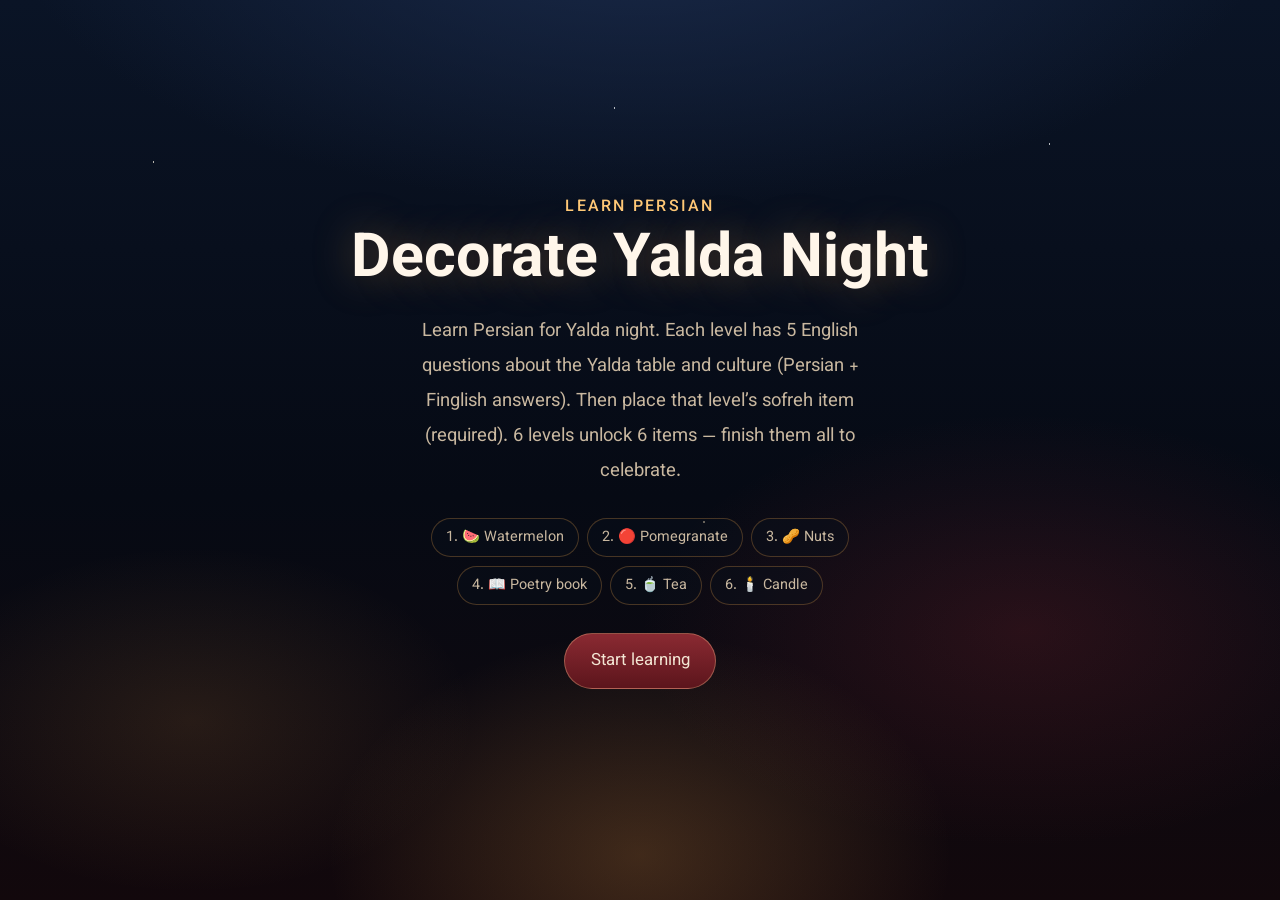
<file: index.html>
<!DOCTYPE html>
<html lang="en" dir="ltr">
  <head>
    <meta charset="UTF-8" />
    <meta name="viewport" content="width=device-width, initial-scale=1" />
    <title>Decorate Yalda Night — Learn Persian</title>
    <link rel="preconnect" href="https://fonts.googleapis.com" />
    <link rel="preconnect" href="https://fonts.gstatic.com" crossorigin />
    <link
      href="https://fonts.googleapis.com/css2?family=Noto+Naskh+Arabic:wght@500;700&family=Vazirmatn:wght@400;500;700&display=swap"
      rel="stylesheet"
    />
    <link rel="stylesheet" href="styles.css" />
  </head>
  <body>
    <div class="night" aria-hidden="true">
      <div class="stars"></div>
      <div class="glow"></div>
    </div>

    <main class="app">
      <section id="screen-start" class="screen screen--start is-active">
        <p class="brand-en">Learn Persian</p>
        <h1 class="brand-title">Decorate Yalda Night</h1>
        <p class="lede">
          Learn Persian for Yalda night. Each level has 5 English questions about
          the Yalda table and culture (Persian + Finglish answers). Then place
          that level’s sofreh item (required). 6 levels unlock 6 items — finish
          them all to celebrate.
        </p>
        <ol class="path" id="level-path"></ol>
        <button type="button" class="start-btn" id="btn-start">Start learning</button>
      </section>

      <section id="screen-play" class="screen screen--play" hidden>
        <header class="play-top">
          <p class="play-brand">Decorate Yalda Night</p>
          <p class="play-meta">
            <span id="level-label"></span>
            ·
            <span id="progress-label"></span>
          </p>
        </header>

        <div class="play-layout">
          <aside class="sofreh-panel" aria-label="Yalda sofreh">
            <div class="sofreh" id="sofreh-play">
              <div class="sofreh-cloth"></div>
              <ul class="sofreh-items" id="sofreh-play-items"></ul>
            </div>
            <p class="sofreh-caption" id="sofreh-play-caption">
              Finish a level to unlock its sofreh item.
            </p>
          </aside>

          <div class="quiz-panel">
            <p class="quiz-count" id="quiz-count"></p>
            <h2 class="quiz-question" id="quiz-question"></h2>
            <div class="quiz-options" id="quiz-options" role="list"></div>
            <p class="quiz-feedback" id="quiz-feedback" role="status" aria-live="polite"></p>
          </div>
        </div>
      </section>

      <section id="screen-decorate" class="screen screen--decorate" hidden>
        <header class="play-top">
          <p class="play-brand">Decorate the sofreh</p>
          <p class="play-meta" id="decorate-meta"></p>
        </header>

        <p class="decorate-lede" id="decorate-lede">
          Drag this level’s item onto the table to continue.
        </p>

        <div class="decorate-layout">
          <div
            class="sofreh sofreh--drop"
            id="sofreh-drop"
            aria-label="Drop zone for sofreh items"
          >
            <div class="sofreh-cloth"></div>
            <ul class="sofreh-items" id="sofreh-drop-items"></ul>
            <p class="drop-hint" id="drop-hint">Drop here</p>
          </div>

          <div class="tray-panel">
            <p class="tray-label">Place this item</p>
            <ul class="tray" id="item-tray"></ul>
            <div class="decorate-actions">
              <button type="button" class="start-btn" id="btn-continue" disabled>
                Next level
              </button>
            </div>
          </div>
        </div>
      </section>

      <section id="screen-win" class="screen screen--win" hidden>
        <div class="sticker-layer" id="sticker-layer" aria-hidden="true"></div>
        <p class="brand-en">Celebration</p>
        <h1 class="brand-title">Sofreh complete!</h1>
        <p class="lede win-line" id="win-line"></p>
        <div class="sticker-row" id="sticker-row" aria-label="Celebration stickers"></div>
        <div class="sofreh sofreh--finale" id="sofreh-finale" aria-hidden="true">
          <div class="sofreh-cloth"></div>
          <ul class="sofreh-items" id="sofreh-finale-items"></ul>
        </div>
        <button type="button" class="again-btn" id="btn-again">Play again</button>
      </section>
    </main>

    <script src="questions.js"></script>
    <script src="game.js"></script>
  </body>
</html>
</file>
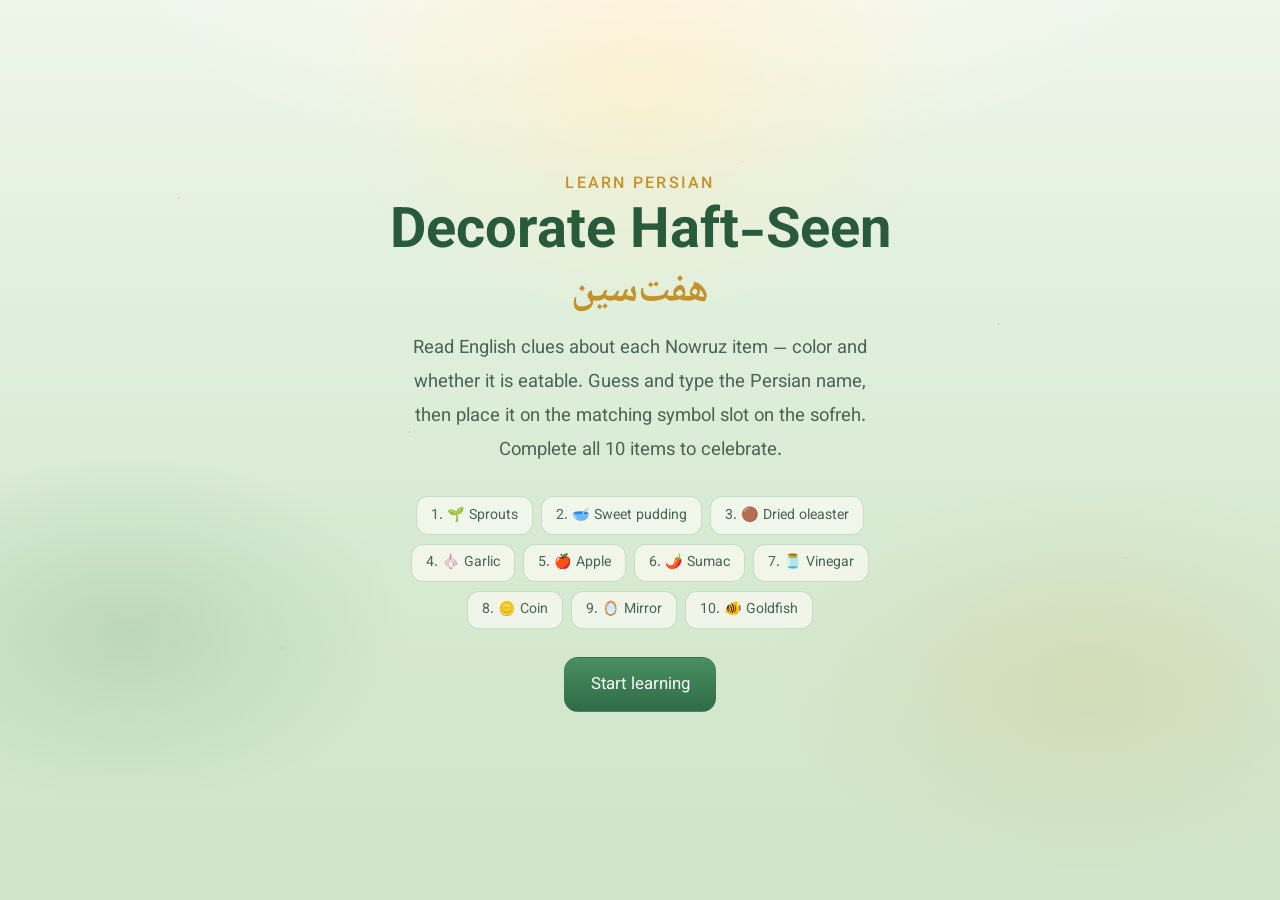
<file: haftseen/index.html>
<!DOCTYPE html>
<html lang="en" dir="ltr">
  <head>
    <meta charset="UTF-8" />
    <meta name="viewport" content="width=device-width, initial-scale=1" />
    <title>Decorate Haft-Seen — Learn Persian for Nowruz</title>
    <link rel="preconnect" href="https://fonts.googleapis.com" />
    <link rel="preconnect" href="https://fonts.gstatic.com" crossorigin />
    <link
      href="https://fonts.googleapis.com/css2?family=Noto+Naskh+Arabic:wght@500;700&family=Vazirmatn:wght@400;500;700&display=swap"
      rel="stylesheet"
    />
    <link rel="stylesheet" href="styles.css" />
  </head>
  <body>
    <div class="spring" aria-hidden="true">
      <div class="bloom"></div>
      <div class="sun-glow"></div>
    </div>

    <main class="app">
      <section id="screen-start" class="screen screen--start is-active">
        <p class="brand-en">Learn Persian</p>
        <h1 class="brand-title">
          Decorate Haft-Seen
          <span class="brand-fa" lang="fa" dir="rtl">هفت‌سین</span>
        </h1>
        <p class="lede">
          Read English clues about each Nowruz item — color and whether it is
          eatable. Guess and type the Persian name, then place it on the matching
          symbol slot on the sofreh. Complete all 10 items to celebrate.
        </p>
        <ol class="path" id="level-path"></ol>
        <button type="button" class="start-btn" id="btn-start">Start learning</button>
      </section>

      <section id="screen-play" class="screen screen--play" hidden>
        <header class="play-top">
          <p class="play-brand">Decorate Haft-Seen</p>
          <p class="play-meta">
            <span id="level-label"></span>
            ·
            <span id="progress-label"></span>
          </p>
        </header>

        <div class="play-layout">
          <aside class="sofreh-panel" aria-label="Haft-Seen sofreh">
            <div class="sofreh" id="sofreh-play">
              <div class="sofreh-cloth"></div>
              <ul class="sofreh-slots" id="sofreh-play-slots"></ul>
            </div>
            <p class="sofreh-caption" id="sofreh-play-caption">
              Solve a clue to unlock its sofreh item.
            </p>
          </aside>

          <div class="clue-panel">
            <p class="clue-count" id="clue-count"></p>
            <div class="picture-frame" id="picture-frame" aria-label="Item picture">
              <span class="picture-emoji" id="picture-emoji"></span>
            </div>
            <h2 class="clue-heading">What is this Haft-Seen item?</h2>
            <ul class="clue-list" id="clue-list"></ul>
            <label class="answer-label" for="answer-input">
              Write the name in Persian
            </label>
            <div class="answer-row">
              <input
                type="text"
                id="answer-input"
                class="answer-input"
                lang="fa"
                dir="rtl"
                autocomplete="off"
                spellcheck="false"
                placeholder="مثلاً سکه"
              />
              <button type="button" class="check-btn" id="btn-check">Check</button>
            </div>
            <p class="clue-feedback" id="clue-feedback" role="status" aria-live="polite"></p>
          </div>
        </div>
      </section>

      <section id="screen-decorate" class="screen screen--decorate" hidden>
        <header class="play-top">
          <p class="play-brand">Decorate the sofreh</p>
          <p class="play-meta" id="decorate-meta"></p>
        </header>

        <p class="decorate-lede" id="decorate-lede">
          Drag this item onto its matching sofreh slot to continue.
        </p>

        <div class="decorate-layout">
          <div
            class="sofreh sofreh--drop"
            id="sofreh-drop"
            aria-label="Haft-Seen sofreh with drop slots"
          >
            <div class="sofreh-cloth"></div>
            <ul class="sofreh-slots" id="sofreh-drop-slots"></ul>
            <p class="drop-hint" id="drop-hint">Drop on the matching symbol slot</p>
          </div>

          <div class="tray-panel">
            <p class="tray-label">Place this item</p>
            <ul class="tray" id="item-tray"></ul>
            <div class="decorate-actions">
              <button type="button" class="start-btn" id="btn-continue" disabled>
                Next item
              </button>
            </div>
          </div>
        </div>
      </section>

      <section id="screen-win" class="screen screen--win" hidden>
        <div class="sticker-layer" id="sticker-layer" aria-hidden="true"></div>
        <p class="brand-en">Celebration</p>
        <h1 class="brand-title">Sofreh complete!</h1>
        <p class="lede win-line" id="win-line"></p>
        <div class="sticker-row" id="sticker-row" aria-label="Celebration stickers"></div>
        <div class="sofreh sofreh--finale" id="sofreh-finale" aria-hidden="true">
          <div class="sofreh-cloth"></div>
          <ul class="sofreh-slots" id="sofreh-finale-slots"></ul>
        </div>
        <button type="button" class="again-btn" id="btn-again">Play again</button>
      </section>
    </main>

    <script src="questions.js"></script>
    <script src="game.js"></script>
  </body>
</html>
</file>
<file: styles.css>
:root {
  --night: #0b1220;
  --night-deep: #060a14;
  --ink: #f3e6d4;
  --muted: #c9b8a0;
  --ember: #e8a04a;
  --ember-hot: #ffc978;
  --crimson: #b8323a;
  --leaf: #2f6b4f;
  --cloth: #7a1f28;
  --cloth-edge: #5a141c;
  --panel: rgba(18, 28, 46, 0.72);
  --ok: #7dcea0;
  --bad: #f0a0a0;
  --radius: 18px;
  --font: "Vazirmatn", system-ui, sans-serif;
  --display: "Noto Naskh Arabic", "Vazirmatn", serif;
}

*,
*::before,
*::after {
  box-sizing: border-box;
}

html,
body {
  margin: 0;
  min-height: 100%;
}

body {
  font-family: var(--font);
  color: var(--ink);
  background: var(--night-deep);
  overflow-x: hidden;
}

.night {
  position: fixed;
  inset: 0;
  z-index: 0;
  background:
    radial-gradient(ellipse 90% 60% at 50% -10%, #1a2a4a 0%, transparent 55%),
    radial-gradient(ellipse 50% 40% at 80% 70%, rgba(184, 50, 58, 0.18), transparent 60%),
    radial-gradient(ellipse 40% 35% at 15% 80%, rgba(232, 160, 74, 0.12), transparent 55%),
    linear-gradient(180deg, #0a1426 0%, #060a14 55%, #12080c 100%);
}

.stars {
  position: absolute;
  inset: 0;
  background-image:
    radial-gradient(1.5px 1.5px at 12% 18%, #fff8e8 50%, transparent 51%),
    radial-gradient(1px 1px at 28% 42%, #ffe9c4 50%, transparent 51%),
    radial-gradient(1.5px 1.5px at 48% 12%, #fff 50%, transparent 51%),
    radial-gradient(1px 1px at 66% 30%, #ffe0a8 50%, transparent 51%),
    radial-gradient(1.5px 1.5px at 82% 16%, #fff 50%, transparent 51%),
    radial-gradient(1px 1px at 90% 48%, #ffd9a0 50%, transparent 51%),
    radial-gradient(1px 1px at 18% 68%, #fff 50%, transparent 51%),
    radial-gradient(1.5px 1.5px at 55% 58%, #ffe8c4 50%, transparent 51%),
    radial-gradient(1px 1px at 72% 78%, #fff 50%, transparent 51%);
  opacity: 0.7;
  animation: twinkle 6s ease-in-out infinite alternate;
}

.glow {
  position: absolute;
  left: 50%;
  bottom: -20%;
  width: 70vmin;
  height: 50vmin;
  transform: translateX(-50%);
  background: radial-gradient(ellipse, rgba(232, 160, 74, 0.22), transparent 70%);
  pointer-events: none;
  animation: breathe 5s ease-in-out infinite;
}

@keyframes twinkle {
  from {
    opacity: 0.45;
  }
  to {
    opacity: 0.85;
  }
}

@keyframes breathe {
  0%,
  100% {
    opacity: 0.7;
    transform: translateX(-50%) scale(1);
  }
  50% {
    opacity: 1;
    transform: translateX(-50%) scale(1.08);
  }
}

.app {
  position: relative;
  z-index: 1;
  min-height: 100vh;
  min-height: 100dvh;
  display: grid;
  place-items: center;
  padding: 1.5rem 1.25rem 2.5rem;
}

.screen {
  width: min(920px, 100%);
  text-align: center;
}

.screen[hidden] {
  display: none !important;
}

.screen--start.is-active .brand-title,
.screen--start.is-active .brand-en,
.screen--start.is-active .lede,
.screen--start.is-active .path,
.screen--start.is-active .start-btn {
  animation: rise 0.8s ease both;
}

.screen--start.is-active .brand-en {
  animation-delay: 0.05s;
}
.screen--start.is-active .brand-title {
  animation-delay: 0.15s;
}
.screen--start.is-active .lede {
  animation-delay: 0.28s;
}
.screen--start.is-active .path {
  animation-delay: 0.4s;
}
.screen--start.is-active .start-btn {
  animation-delay: 0.55s;
}

@keyframes rise {
  from {
    opacity: 0;
    transform: translateY(14px);
  }
  to {
    opacity: 1;
    transform: translateY(0);
  }
}

.brand-en {
  margin: 0 0 0.35rem;
  font-size: clamp(0.85rem, 2vw, 1rem);
  letter-spacing: 0.14em;
  text-transform: uppercase;
  color: var(--ember-hot);
  font-weight: 500;
}

.brand-fa,
.brand-title {
  margin: 0;
  font-family: var(--font);
  font-size: clamp(2.2rem, 7vw, 3.8rem);
  font-weight: 700;
  line-height: 1.2;
  color: #fff6ea;
  text-shadow: 0 0 40px rgba(232, 160, 74, 0.35);
}

.lede {
  margin: 1rem auto 0;
  max-width: 28rem;
  font-size: clamp(1rem, 2.5vw, 1.15rem);
  color: var(--muted);
  line-height: 1.9;
}

.hint {
  margin: 1.25rem 0 0;
  color: rgba(201, 184, 160, 0.75);
  font-size: 0.92rem;
}

.path {
  list-style: none;
  margin: 1.75rem auto 0;
  padding: 0;
  display: flex;
  flex-wrap: wrap;
  gap: 0.55rem;
  justify-content: center;
  max-width: 28rem;
}

.path li {
  padding: 0.45rem 0.85rem;
  border-radius: 999px;
  border: 1px solid rgba(232, 160, 74, 0.28);
  color: var(--muted);
  font-size: 0.9rem;
  background: rgba(10, 16, 28, 0.45);
}

.level-pick {
  display: flex;
  flex-wrap: wrap;
  gap: 0.75rem;
  justify-content: center;
  margin-top: 2rem;
}

.start-btn,
.level-btn,
.again-btn,
.ghost-btn,
.option-btn {
  font-family: inherit;
  cursor: pointer;
  border: 1px solid rgba(232, 160, 74, 0.35);
  background: linear-gradient(180deg, rgba(40, 28, 18, 0.9), rgba(20, 16, 12, 0.95));
  color: var(--ink);
  border-radius: 999px;
  padding: 0.85rem 1.6rem;
  font-size: 1.05rem;
  transition: transform 0.2s ease, border-color 0.2s ease, background 0.2s ease, opacity 0.2s ease;
}

.start-btn {
  margin-top: 1.75rem;
  background: linear-gradient(180deg, #8a2a32, #5c151c);
  border-color: rgba(255, 200, 150, 0.35);
}

.ghost-btn {
  background: transparent;
  border-color: rgba(243, 230, 212, 0.22);
  color: var(--muted);
}

.start-btn:hover,
.level-btn:hover,
.again-btn:hover,
.ghost-btn:hover,
.option-btn:hover:not(:disabled) {
  transform: translateY(-2px);
  border-color: var(--ember-hot);
  background: linear-gradient(180deg, rgba(70, 42, 20, 0.95), rgba(30, 20, 12, 0.98));
}

.start-btn:hover {
  background: linear-gradient(180deg, #a3343e, #6e1a22);
}

.start-btn:disabled {
  opacity: 0.45;
  cursor: default;
  transform: none;
}

.start-btn:focus-visible,
.level-btn:focus-visible,
.again-btn:focus-visible,
.ghost-btn:focus-visible,
.option-btn:focus-visible {
  outline: 2px solid var(--ember-hot);
  outline-offset: 3px;
}

.play-top {
  display: flex;
  flex-wrap: wrap;
  justify-content: space-between;
  gap: 0.5rem 1rem;
  margin-bottom: 1.25rem;
  text-align: left;
}

.play-brand {
  margin: 0;
  font-family: var(--display);
  font-size: 1.25rem;
  color: #fff6ea;
}

.play-meta {
  margin: 0;
  color: var(--muted);
  font-size: 0.95rem;
}

.play-layout {
  display: grid;
  gap: 1.25rem;
}

@media (min-width: 840px) {
  .play-layout {
    grid-template-columns: 1fr 1.05fr;
    align-items: start;
    text-align: left;
  }
}

.sofreh-panel,
.quiz-panel {
  background: var(--panel);
  border: 1px solid rgba(243, 230, 212, 0.08);
  border-radius: var(--radius);
  padding: 1.1rem;
  backdrop-filter: blur(10px);
}

.sofreh {
  position: relative;
  min-height: 300px;
  border-radius: 50% / 20%;
  overflow: hidden;
  isolation: isolate;
}

.sofreh::before {
  content: "";
  position: absolute;
  left: 12%;
  right: 12%;
  bottom: 2%;
  height: 18%;
  border-radius: 50%;
  background: radial-gradient(ellipse, rgba(0, 0, 0, 0.45), transparent 70%);
  z-index: 0;
  pointer-events: none;
}

.sofreh-cloth {
  position: absolute;
  inset: 6% 3% 10%;
  border-radius: 48% / 18%;
  background:
    radial-gradient(ellipse 40% 35% at 50% 22%, rgba(255, 220, 160, 0.28), transparent 55%),
    radial-gradient(ellipse 70% 55% at 50% 60%, rgba(140, 28, 38, 0.35), transparent 70%),
    repeating-linear-gradient(
      115deg,
      transparent 0 10px,
      rgba(255, 210, 150, 0.04) 10px 11px
    ),
    linear-gradient(165deg, #b83842 0%, var(--cloth) 42%, #4a1018 100%);
  box-shadow:
    inset 0 0 0 2px rgba(255, 230, 180, 0.22),
    inset 0 0 0 8px rgba(90, 20, 28, 0.35),
    inset 0 0 40px rgba(255, 180, 100, 0.08),
    0 22px 48px rgba(0, 0, 0, 0.45);
}

.sofreh-cloth::before {
  content: "";
  position: absolute;
  inset: 7% 9%;
  border-radius: 46% / 17%;
  border: 1.5px solid rgba(255, 220, 170, 0.28);
  box-shadow: inset 0 0 0 1px rgba(255, 200, 140, 0.1);
  pointer-events: none;
}

.sofreh-cloth::after {
  content: "";
  position: absolute;
  inset: 14% 16%;
  border-radius: 44% / 16%;
  border: 1px dashed rgba(255, 220, 180, 0.2);
  background:
    radial-gradient(circle at 50% 50%, rgba(255, 210, 150, 0.06), transparent 60%);
  pointer-events: none;
}

.sofreh-items {
  position: relative;
  z-index: 1;
  list-style: none;
  margin: 0;
  padding: 14% 10% 18%;
  min-height: 300px;
  display: flex;
  flex-wrap: wrap;
  gap: 0.65rem;
  align-content: center;
  justify-content: center;
}

.sofreh-item {
  min-width: 4.6rem;
  max-width: 5.6rem;
  padding: 0.55rem 0.4rem 0.45rem;
  display: flex;
  flex-direction: column;
  align-items: center;
  gap: 0.2rem;
  border-radius: 16px;
  background:
    linear-gradient(160deg, rgba(40, 24, 18, 0.55), rgba(12, 16, 28, 0.5));
  border: 1px solid rgba(255, 230, 190, 0.32);
  opacity: 0;
  transform: scale(0.4) translateY(10px);
  backdrop-filter: blur(4px);
}

.sofreh-item.is-placed {
  opacity: 1;
  transform: scale(1) translateY(0);
  animation: place-item 0.55s cubic-bezier(0.2, 0.9, 0.3, 1.2) both;
  box-shadow:
    0 0 20px rgba(232, 160, 74, 0.4),
    0 6px 14px rgba(0, 0, 0, 0.25);
}

.sofreh-emoji {
  font-size: 1.7rem;
  line-height: 1;
  filter: drop-shadow(0 2px 4px rgba(0, 0, 0, 0.35));
}

.sofreh-mini {
  font-family: var(--display);
  font-size: 0.72rem;
  color: #ffe8c8;
  letter-spacing: 0.01em;
}

@keyframes place-item {
  0% {
    opacity: 0;
    transform: scale(0.35) translateY(16px);
  }
  70% {
    transform: scale(1.12) translateY(-2px);
  }
  100% {
    opacity: 1;
    transform: scale(1) translateY(0);
  }
}

.sofreh-caption {
  margin: 0.85rem 0 0;
  color: var(--muted);
  font-size: 0.92rem;
  text-align: center;
}

.quiz-count {
  margin: 0 0 0.5rem;
  color: var(--ember);
  font-size: 0.9rem;
}

.quiz-question {
  margin: 0 0 1.1rem;
  font-family: var(--font);
  font-size: clamp(1.15rem, 2.8vw, 1.4rem);
  font-weight: 500;
  line-height: 1.55;
  color: #fff8ee;
  text-align: left;
}

.quiz-options {
  display: grid;
  gap: 0.65rem;
}

.option-btn {
  width: 100%;
  border-radius: 14px;
  text-align: left;
  padding: 0.85rem 1rem;
  line-height: 1.4;
  background: rgba(10, 16, 28, 0.65);
  border-color: rgba(243, 230, 212, 0.14);
  display: flex;
  flex-direction: column;
  align-items: flex-start;
  gap: 0.2rem;
}

.option-fa {
  font-family: var(--display);
  font-size: 1.2rem;
  color: #fff6ea;
}

.option-finglish {
  font-size: 0.88rem;
  color: var(--ember-hot);
  letter-spacing: 0.02em;
}

.option-btn.is-correct {
  border-color: var(--ok);
  background: rgba(40, 80, 55, 0.55);
}

.option-btn.is-wrong {
  border-color: var(--bad);
  background: rgba(90, 30, 35, 0.45);
}

.option-btn:disabled {
  cursor: default;
  opacity: 0.95;
}

.quiz-feedback {
  min-height: 1.5rem;
  margin: 0.9rem 0 0;
  text-align: left;
  color: var(--ember-hot);
  font-size: 0.95rem;
}

.quiz-feedback.is-bad {
  color: var(--bad);
}

.screen--win .sofreh--finale {
  margin: 1.75rem auto 0;
  max-width: 420px;
}

.again-btn {
  margin-top: 1.75rem;
  background: linear-gradient(180deg, #8a2a32, #5c151c);
  border-color: rgba(255, 200, 150, 0.35);
}

.win-line {
  max-width: 32rem;
}

.decorate-lede {
  margin: 0 0 1.1rem;
  color: var(--muted);
  text-align: left;
}

.decorate-layout {
  display: grid;
  gap: 1.1rem;
}

@media (min-width: 840px) {
  .decorate-layout {
    grid-template-columns: 1.1fr 0.9fr;
    align-items: start;
  }
}

.sofreh--drop {
  min-height: 320px;
  transition: box-shadow 0.2s ease, transform 0.2s ease;
}

.sofreh--drop .sofreh-items {
  min-height: 320px;
}

.sofreh--finale {
  min-height: 280px;
}

.sofreh--finale .sofreh-items {
  min-height: 280px;
}

.sofreh--drop.is-over {
  box-shadow: 0 0 0 2px var(--ember-hot), 0 0 30px rgba(232, 160, 74, 0.25);
  transform: scale(1.01);
}

.drop-hint {
  position: absolute;
  left: 50%;
  bottom: 1.1rem;
  transform: translateX(-50%);
  margin: 0;
  z-index: 2;
  color: rgba(255, 232, 200, 0.75);
  font-size: 0.85rem;
  pointer-events: none;
}

.tray-panel {
  background: var(--panel);
  border: 1px solid rgba(243, 230, 212, 0.08);
  border-radius: var(--radius);
  padding: 1.1rem;
  backdrop-filter: blur(10px);
  text-align: left;
}

.tray-label {
  margin: 0 0 0.75rem;
  color: var(--ember);
  font-size: 0.9rem;
}

.tray {
  list-style: none;
  margin: 0;
  padding: 0;
  display: grid;
  gap: 0.55rem;
}

.tray-item {
  display: grid;
  grid-template-columns: auto 1fr;
  grid-template-rows: auto auto;
  column-gap: 0.75rem;
  align-items: center;
  padding: 0.7rem 0.85rem;
  border-radius: 14px;
  border: 1px dashed rgba(232, 160, 74, 0.35);
  background: rgba(10, 16, 28, 0.55);
  cursor: grab;
  user-select: none;
  transition: border-color 0.2s ease, background 0.2s ease, transform 0.2s ease;
}

.tray-item:hover {
  border-color: var(--ember-hot);
  background: rgba(40, 28, 18, 0.55);
}

.tray-item.is-dragging {
  opacity: 0.45;
  cursor: grabbing;
}

.tray-emoji {
  grid-row: 1 / span 2;
  font-size: 1.5rem;
}

.tray-en,
.tray-fa {
  font-family: var(--font);
  color: #fff6ea;
  font-size: 1.05rem;
  font-weight: 600;
}

.tray-finglish {
  color: var(--ember-hot);
  font-size: 0.85rem;
}

.tray-empty {
  color: var(--muted);
  font-size: 0.95rem;
  padding: 0.5rem 0;
}

.decorate-actions {
  display: flex;
  flex-wrap: wrap;
  gap: 0.65rem;
  margin-top: 1.1rem;
}

.decorate-actions .start-btn {
  margin-top: 0;
}

.screen--win {
  position: relative;
  overflow: hidden;
}

.sticker-layer {
  position: absolute;
  inset: 0;
  pointer-events: none;
  overflow: hidden;
  z-index: 0;
}

.screen--win > *:not(.sticker-layer) {
  position: relative;
  z-index: 1;
}

.sticker-burst {
  position: absolute;
  top: -10%;
  left: var(--x);
  font-size: var(--size);
  animation: sticker-fall 2.8s ease-out var(--delay) both;
  filter: drop-shadow(0 4px 8px rgba(0, 0, 0, 0.35));
}

@keyframes sticker-fall {
  0% {
    opacity: 0;
    transform: translateY(0) rotate(0deg) scale(0.4);
  }
  15% {
    opacity: 1;
    transform: translateY(12vh) rotate(calc(var(--spin) * 25deg)) scale(1.15);
  }
  100% {
    opacity: 0.15;
    transform: translateY(95vh) rotate(calc(var(--spin) * 160deg)) scale(0.9);
  }
}

.sticker-row {
  display: flex;
  flex-wrap: wrap;
  justify-content: center;
  gap: 0.55rem;
  margin: 1.25rem auto 0;
  max-width: 26rem;
}

.sticker-badge {
  width: 3rem;
  height: 3rem;
  display: grid;
  place-items: center;
  font-size: 1.55rem;
  border-radius: 16px;
  background: rgba(18, 28, 46, 0.75);
  border: 1px solid rgba(255, 220, 170, 0.28);
  box-shadow: 0 8px 20px rgba(0, 0, 0, 0.25);
  animation: sticker-pop 0.55s cubic-bezier(0.2, 0.9, 0.3, 1.35) var(--delay) both;
}

@keyframes sticker-pop {
  from {
    opacity: 0;
    transform: scale(0.2) rotate(-12deg);
  }
  to {
    opacity: 1;
    transform: scale(1) rotate(0deg);
  }
}

.screen--win.is-active .brand-title,
.screen--win.is-active .brand-en,
.screen--win.is-active .win-line,
.screen--win.is-active .sticker-row,
.screen--win.is-active .sofreh--finale,
.screen--win.is-active .again-btn {
  animation: rise 0.75s ease both;
}

.screen--win.is-active .brand-en {
  animation-delay: 0.05s;
}
.screen--win.is-active .brand-title {
  animation-delay: 0.12s;
}
.screen--win.is-active .win-line {
  animation-delay: 0.22s;
}
.screen--win.is-active .sticker-row {
  animation-delay: 0.32s;
}
.screen--win.is-active .sofreh--finale {
  animation-delay: 0.42s;
}
.screen--win.is-active .again-btn {
  animation-delay: 0.55s;
}
</file>
<file: haftseen/styles.css>
:root {
  --sky: #e8f2e4;
  --sky-deep: #d4e8d0;
  --ink: #1f3328;
  --muted: #4a6354;
  --gold: #c4922a;
  --gold-hot: #e0b04a;
  --leaf: #3d7a52;
  --leaf-deep: #2a5a3c;
  --cloth: #f3ebe0;
  --cloth-edge: #e0d2c0;
  --panel: rgba(255, 252, 246, 0.82);
  --ok: #2f7a4f;
  --bad: #b54444;
  --radius: 18px;
  --font: "Vazirmatn", system-ui, sans-serif;
  --display: "Noto Naskh Arabic", "Vazirmatn", serif;
}

*,
*::before,
*::after {
  box-sizing: border-box;
}

html,
body {
  margin: 0;
  min-height: 100%;
}

body {
  font-family: var(--font);
  color: var(--ink);
  background: var(--sky-deep);
  overflow-x: hidden;
}

.spring {
  position: fixed;
  inset: 0;
  z-index: 0;
  background:
    radial-gradient(ellipse 80% 50% at 50% -5%, #fff9ef 0%, transparent 50%),
    radial-gradient(ellipse 45% 40% at 85% 75%, rgba(196, 146, 42, 0.14), transparent 55%),
    radial-gradient(ellipse 40% 35% at 10% 70%, rgba(61, 122, 82, 0.16), transparent 55%),
    linear-gradient(180deg, #eef6ea 0%, #d8ebd4 55%, #cfe4c8 100%);
}

.bloom {
  position: absolute;
  inset: 0;
  background-image:
    radial-gradient(2px 2px at 14% 22%, rgba(224, 176, 74, 0.55) 50%, transparent 51%),
    radial-gradient(1.5px 1.5px at 32% 48%, rgba(61, 122, 82, 0.4) 50%, transparent 51%),
    radial-gradient(2px 2px at 58% 18%, rgba(224, 176, 74, 0.45) 50%, transparent 51%),
    radial-gradient(1.5px 1.5px at 78% 36%, rgba(61, 122, 82, 0.35) 50%, transparent 51%),
    radial-gradient(2px 2px at 88% 62%, rgba(224, 176, 74, 0.4) 50%, transparent 51%),
    radial-gradient(1.5px 1.5px at 22% 72%, rgba(61, 122, 82, 0.3) 50%, transparent 51%);
  opacity: 0.7;
  animation: shimmer 7s ease-in-out infinite alternate;
}

.sun-glow {
  position: absolute;
  left: 50%;
  top: -15%;
  width: 70vmin;
  height: 50vmin;
  transform: translateX(-50%);
  background: radial-gradient(ellipse, rgba(255, 236, 190, 0.55), transparent 70%);
  pointer-events: none;
  animation: breathe 6s ease-in-out infinite;
}

@keyframes shimmer {
  from {
    opacity: 0.4;
  }
  to {
    opacity: 0.85;
  }
}

@keyframes breathe {
  0%,
  100% {
    opacity: 0.7;
    transform: translateX(-50%) scale(1);
  }
  50% {
    opacity: 1;
    transform: translateX(-50%) scale(1.06);
  }
}

.app {
  position: relative;
  z-index: 1;
  min-height: 100vh;
  min-height: 100dvh;
  display: grid;
  place-items: center;
  padding: 1.5rem 1.25rem 2.5rem;
}

.screen {
  width: min(920px, 100%);
  text-align: center;
}

.screen[hidden] {
  display: none !important;
}

.screen--start.is-active .brand-title,
.screen--start.is-active .brand-en,
.screen--start.is-active .lede,
.screen--start.is-active .path,
.screen--start.is-active .start-btn {
  animation: rise 0.8s ease both;
}

.screen--start.is-active .brand-en {
  animation-delay: 0.05s;
}
.screen--start.is-active .brand-title {
  animation-delay: 0.15s;
}
.screen--start.is-active .lede {
  animation-delay: 0.28s;
}
.screen--start.is-active .path {
  animation-delay: 0.4s;
}
.screen--start.is-active .start-btn {
  animation-delay: 0.55s;
}

@keyframes rise {
  from {
    opacity: 0;
    transform: translateY(14px);
  }
  to {
    opacity: 1;
    transform: translateY(0);
  }
}

.brand-en {
  margin: 0 0 0.35rem;
  font-size: clamp(0.85rem, 2vw, 1rem);
  letter-spacing: 0.14em;
  text-transform: uppercase;
  color: var(--gold);
  font-weight: 500;
}

.brand-title {
  margin: 0;
  font-family: var(--font);
  font-size: clamp(2.1rem, 6.5vw, 3.5rem);
  font-weight: 700;
  line-height: 1.15;
  color: var(--leaf-deep);
  display: flex;
  flex-direction: column;
  align-items: center;
  gap: 0.2rem;
}

.brand-fa {
  font-family: var(--display);
  font-size: 0.72em;
  color: var(--gold);
  font-weight: 700;
}

.lede {
  margin: 1rem auto 0;
  max-width: 30rem;
  font-size: clamp(1rem, 2.5vw, 1.15rem);
  color: var(--muted);
  line-height: 1.85;
}

.path {
  list-style: none;
  margin: 1.75rem auto 0;
  padding: 0;
  display: flex;
  flex-wrap: wrap;
  gap: 0.55rem;
  justify-content: center;
  max-width: 34rem;
}

.path li {
  padding: 0.45rem 0.85rem;
  border-radius: 12px;
  border: 1px solid rgba(61, 122, 82, 0.22);
  color: var(--muted);
  font-size: 0.88rem;
  background: rgba(255, 252, 246, 0.65);
}

.start-btn,
.again-btn,
.check-btn {
  font-family: inherit;
  cursor: pointer;
  border: 1px solid rgba(61, 122, 82, 0.35);
  background: linear-gradient(180deg, #4a8f62, #2f6b48);
  color: #f7fff8;
  border-radius: 14px;
  padding: 0.85rem 1.6rem;
  font-size: 1.05rem;
  transition: transform 0.2s ease, border-color 0.2s ease, background 0.2s ease, opacity 0.2s ease;
}

.start-btn {
  margin-top: 1.75rem;
}

.start-btn:hover,
.again-btn:hover,
.check-btn:hover:not(:disabled) {
  transform: translateY(-2px);
  border-color: var(--gold-hot);
  background: linear-gradient(180deg, #56a070, #387a52);
}

.start-btn:disabled,
.check-btn:disabled {
  opacity: 0.45;
  cursor: default;
  transform: none;
}

.start-btn:focus-visible,
.again-btn:focus-visible,
.check-btn:focus-visible,
.answer-input:focus-visible {
  outline: 2px solid var(--gold);
  outline-offset: 3px;
}

.play-top {
  display: flex;
  flex-wrap: wrap;
  justify-content: space-between;
  gap: 0.5rem 1rem;
  margin-bottom: 1.25rem;
  text-align: left;
}

.play-brand {
  margin: 0;
  font-family: var(--font);
  font-size: 1.25rem;
  font-weight: 700;
  color: var(--leaf-deep);
}

.play-meta {
  margin: 0;
  color: var(--muted);
  font-size: 0.95rem;
}

.play-layout {
  display: grid;
  gap: 1.25rem;
}

@media (min-width: 840px) {
  .play-layout {
    grid-template-columns: 1fr 1.05fr;
    align-items: start;
    text-align: left;
  }
}

.sofreh-panel,
.clue-panel,
.tray-panel {
  background: var(--panel);
  border: 1px solid rgba(31, 51, 40, 0.08);
  border-radius: var(--radius);
  padding: 1.1rem;
  backdrop-filter: blur(10px);
}

.sofreh {
  position: relative;
  min-height: 280px;
  border-radius: 50% / 18%;
  overflow: hidden;
  isolation: isolate;
}

.sofreh-cloth {
  position: absolute;
  inset: 8% 4% 6%;
  border-radius: 48% / 16%;
  background:
    radial-gradient(ellipse at 50% 28%, rgba(255, 255, 255, 0.45), transparent 48%),
    linear-gradient(160deg, #faf4eb 0%, var(--cloth) 45%, var(--cloth-edge) 100%);
  box-shadow:
    inset 0 0 0 3px rgba(196, 146, 42, 0.18),
    0 18px 40px rgba(31, 51, 40, 0.12);
}

.sofreh-cloth::after {
  content: "";
  position: absolute;
  inset: 10% 12%;
  border-radius: 45% / 18%;
  border: 1px dashed rgba(61, 122, 82, 0.22);
  pointer-events: none;
}

.sofreh-slots {
  position: relative;
  z-index: 1;
  list-style: none;
  margin: 0;
  padding: 12% 7% 16%;
  min-height: 280px;
  display: flex;
  flex-wrap: wrap;
  gap: 0.45rem;
  align-content: center;
  justify-content: center;
}

.sofreh-slot {
  min-width: 4.2rem;
  max-width: 5.2rem;
  min-height: 3.6rem;
  padding: 0.4rem 0.3rem;
  display: flex;
  flex-direction: column;
  align-items: center;
  justify-content: center;
  gap: 0.12rem;
  border-radius: 12px;
  background: rgba(255, 255, 255, 0.45);
  border: 1px dashed rgba(61, 122, 82, 0.28);
  transition: border-color 0.2s ease, background 0.2s ease, transform 0.2s ease, box-shadow 0.2s ease;
}

.sofreh-slot.is-placed {
  border-style: solid;
  border-color: rgba(196, 146, 42, 0.45);
  background: rgba(255, 250, 240, 0.85);
  animation: place-item 0.55s cubic-bezier(0.2, 0.9, 0.3, 1.2) both;
  box-shadow: 0 0 16px rgba(196, 146, 42, 0.28);
}

.sofreh-slot.is-droppable {
  cursor: pointer;
}

.sofreh-slot.is-over,
.sofreh-slot.is-selected {
  border-color: var(--leaf);
  background: rgba(61, 122, 82, 0.14);
  transform: scale(1.04);
}

.sofreh-slot.is-wrong {
  animation: slot-shake 0.45s ease;
  border-color: var(--bad);
  background: rgba(181, 68, 68, 0.12);
}

.slot-label {
  font-size: 0.68rem;
  color: var(--muted);
  line-height: 1.2;
  text-transform: lowercase;
}

.sofreh-emoji {
  font-size: 1.4rem;
  line-height: 1;
}

.sofreh-mini {
  font-family: var(--display);
  font-size: 0.7rem;
  color: var(--leaf-deep);
}

@keyframes place-item {
  0% {
    opacity: 0;
    transform: scale(0.35) translateY(16px);
  }
  70% {
    transform: scale(1.12) translateY(-2px);
  }
  100% {
    opacity: 1;
    transform: scale(1) translateY(0);
  }
}

@keyframes slot-shake {
  0%,
  100% {
    transform: translateX(0);
  }
  25% {
    transform: translateX(-5px);
  }
  75% {
    transform: translateX(5px);
  }
}

.sofreh-caption {
  margin: 0.85rem 0 0;
  color: var(--muted);
  font-size: 0.92rem;
  text-align: center;
}

.clue-count {
  margin: 0 0 0.75rem;
  color: var(--gold);
  font-size: 0.9rem;
  text-align: left;
}

.picture-frame {
  width: min(100%, 220px);
  aspect-ratio: 1;
  margin: 0 auto 1rem;
  display: grid;
  place-items: center;
  border-radius: 20px;
  background:
    radial-gradient(circle at 40% 30%, #fffdf8, #f0e6d4 70%);
  border: 3px solid rgba(196, 146, 42, 0.35);
  box-shadow: 0 12px 28px rgba(31, 51, 40, 0.1);
}

.picture-frame.is-enter {
  animation: picture-in 0.55s ease both;
}

.picture-frame.is-correct {
  animation: correct-pulse 0.7s ease;
  border-color: var(--ok);
  box-shadow: 0 0 0 3px rgba(47, 122, 79, 0.25), 0 12px 28px rgba(31, 51, 40, 0.1);
}

.picture-emoji {
  font-size: clamp(3.5rem, 12vw, 5rem);
  line-height: 1;
}

@keyframes picture-in {
  from {
    opacity: 0;
    transform: scale(0.88) translateY(8px);
  }
  to {
    opacity: 1;
    transform: scale(1) translateY(0);
  }
}

@keyframes correct-pulse {
  0% {
    transform: scale(1);
  }
  40% {
    transform: scale(1.06);
  }
  100% {
    transform: scale(1);
  }
}

.clue-heading {
  margin: 0 0 0.75rem;
  font-family: var(--font);
  font-size: clamp(1.1rem, 2.6vw, 1.35rem);
  font-weight: 600;
  color: var(--leaf-deep);
  text-align: left;
}

.clue-list {
  list-style: none;
  margin: 0 0 1.1rem;
  padding: 0;
  display: grid;
  gap: 0.45rem;
  text-align: left;
}

.clue-list li {
  padding: 0.55rem 0.75rem;
  border-radius: 10px;
  background: rgba(61, 122, 82, 0.08);
  border-left: 3px solid var(--leaf);
  color: var(--ink);
  font-size: 0.98rem;
  line-height: 1.45;
}

.answer-label {
  display: block;
  text-align: left;
  margin: 0 0 0.45rem;
  color: var(--muted);
  font-size: 0.9rem;
}

.answer-row {
  display: flex;
  flex-wrap: wrap;
  gap: 0.55rem;
}

.answer-input {
  flex: 1 1 12rem;
  font-family: var(--display);
  font-size: 1.25rem;
  padding: 0.75rem 1rem;
  border-radius: 12px;
  border: 1px solid rgba(61, 122, 82, 0.28);
  background: #fffef9;
  color: var(--ink);
  min-width: 0;
}

.check-btn {
  flex: 0 0 auto;
  padding: 0.75rem 1.25rem;
}

.clue-feedback {
  min-height: 1.6rem;
  margin: 0.85rem 0 0;
  text-align: left;
  color: var(--gold);
  font-size: 0.95rem;
}

.clue-feedback.is-bad {
  color: var(--bad);
}

.clue-feedback.is-ok {
  color: var(--ok);
}

.decorate-lede {
  margin: 0 0 1.1rem;
  color: var(--muted);
  text-align: left;
}

.decorate-layout {
  display: grid;
  gap: 1.1rem;
}

@media (min-width: 840px) {
  .decorate-layout {
    grid-template-columns: 1.15fr 0.85fr;
    align-items: start;
  }
}

.sofreh--drop {
  min-height: 300px;
  transition: box-shadow 0.2s ease, transform 0.2s ease;
}

.sofreh--drop.is-over {
  box-shadow: 0 0 0 2px var(--gold), 0 0 28px rgba(196, 146, 42, 0.22);
}

.sofreh--drop.is-shake {
  animation: slot-shake 0.45s ease;
}

.drop-hint {
  position: absolute;
  left: 50%;
  bottom: 1rem;
  transform: translateX(-50%);
  margin: 0;
  z-index: 2;
  color: rgba(74, 99, 84, 0.85);
  font-size: 0.82rem;
  pointer-events: none;
  white-space: nowrap;
}

.tray-panel {
  text-align: left;
}

.tray-label {
  margin: 0 0 0.75rem;
  color: var(--gold);
  font-size: 0.9rem;
}

.tray {
  list-style: none;
  margin: 0;
  padding: 0;
  display: grid;
  gap: 0.55rem;
}

.tray-item {
  display: grid;
  grid-template-columns: auto 1fr;
  grid-template-rows: auto auto;
  column-gap: 0.75rem;
  align-items: center;
  padding: 0.7rem 0.85rem;
  border-radius: 14px;
  border: 1px dashed rgba(196, 146, 42, 0.45);
  background: rgba(255, 252, 246, 0.9);
  cursor: grab;
  user-select: none;
  transition: border-color 0.2s ease, background 0.2s ease, transform 0.2s ease;
}

.tray-item:hover,
.tray-item.is-armed {
  border-color: var(--leaf);
  background: rgba(61, 122, 82, 0.08);
}

.tray-item.is-dragging {
  opacity: 0.45;
  cursor: grabbing;
}

.tray-emoji {
  grid-row: 1 / span 2;
  font-size: 1.5rem;
}

.tray-en {
  font-family: var(--font);
  color: var(--leaf-deep);
  font-size: 1.05rem;
  font-weight: 600;
}

.tray-finglish {
  color: var(--gold);
  font-size: 0.85rem;
}

.tray-empty {
  color: var(--muted);
  font-size: 0.95rem;
  padding: 0.5rem 0;
}

.decorate-actions {
  display: flex;
  flex-wrap: wrap;
  gap: 0.65rem;
  margin-top: 1.1rem;
}

.decorate-actions .start-btn {
  margin-top: 0;
}

.screen--win {
  position: relative;
  overflow: hidden;
}

.screen--win .sofreh--finale {
  margin: 1.75rem auto 0;
  max-width: 460px;
}

.again-btn {
  margin-top: 1.75rem;
}

.win-line {
  max-width: 32rem;
}

.sticker-layer {
  position: absolute;
  inset: 0;
  pointer-events: none;
  overflow: hidden;
  z-index: 0;
}

.screen--win > *:not(.sticker-layer) {
  position: relative;
  z-index: 1;
}

.sticker-burst {
  position: absolute;
  top: -10%;
  left: var(--x);
  font-size: var(--size);
  animation: sticker-fall 2.8s ease-out var(--delay) both;
  filter: drop-shadow(0 4px 8px rgba(31, 51, 40, 0.2));
}

@keyframes sticker-fall {
  0% {
    opacity: 0;
    transform: translateY(0) rotate(0deg) scale(0.4);
  }
  15% {
    opacity: 1;
    transform: translateY(12vh) rotate(calc(var(--spin) * 25deg)) scale(1.15);
  }
  100% {
    opacity: 0.15;
    transform: translateY(95vh) rotate(calc(var(--spin) * 160deg)) scale(0.9);
  }
}

.sticker-row {
  display: flex;
  flex-wrap: wrap;
  justify-content: center;
  gap: 0.55rem;
  margin: 1.25rem auto 0;
  max-width: 26rem;
}

.sticker-badge {
  width: 3rem;
  height: 3rem;
  display: grid;
  place-items: center;
  font-size: 1.55rem;
  border-radius: 14px;
  background: rgba(255, 252, 246, 0.9);
  border: 1px solid rgba(196, 146, 42, 0.3);
  box-shadow: 0 8px 20px rgba(31, 51, 40, 0.1);
  animation: sticker-pop 0.55s cubic-bezier(0.2, 0.9, 0.3, 1.35) var(--delay) both;
}

@keyframes sticker-pop {
  from {
    opacity: 0;
    transform: scale(0.2) rotate(-12deg);
  }
  to {
    opacity: 1;
    transform: scale(1) rotate(0deg);
  }
}

.screen--win.is-active .brand-title,
.screen--win.is-active .brand-en,
.screen--win.is-active .win-line,
.screen--win.is-active .sticker-row,
.screen--win.is-active .sofreh--finale,
.screen--win.is-active .again-btn {
  animation: rise 0.75s ease both;
}

.screen--win.is-active .brand-en {
  animation-delay: 0.05s;
}
.screen--win.is-active .brand-title {
  animation-delay: 0.12s;
}
.screen--win.is-active .win-line {
  animation-delay: 0.22s;
}
.screen--win.is-active .sticker-row {
  animation-delay: 0.32s;
}
.screen--win.is-active .sofreh--finale {
  animation-delay: 0.42s;
}
.screen--win.is-active .again-btn {
  animation-delay: 0.55s;
}
</file>
